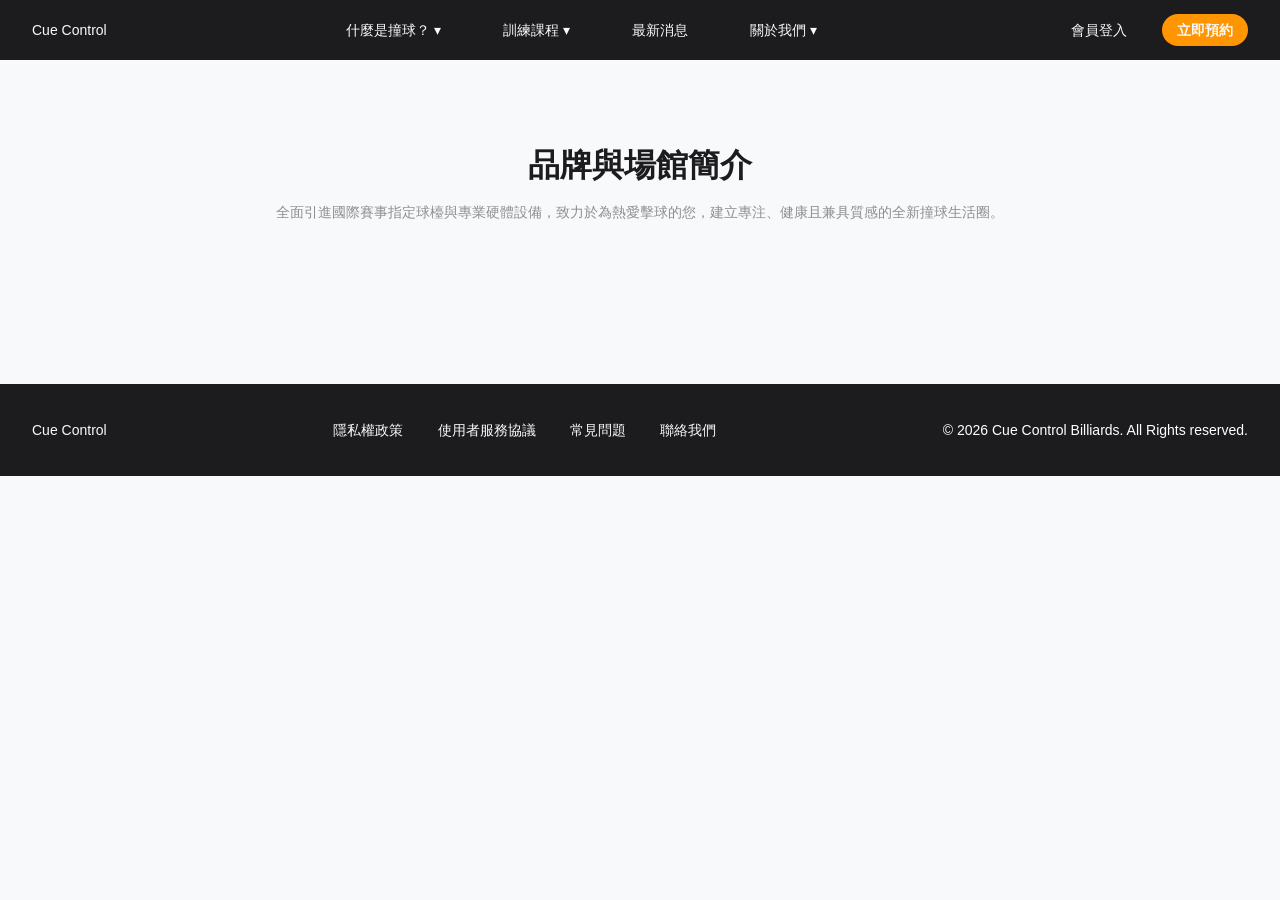
<file: about.html>
<!DOCTYPE html>
<html lang="zh-Hant">

<head>
    <meta charset="UTF-8">
    <meta name="viewport" content="width=device-width, initial-scale=1.0">
    <title>品牌與場館簡介</title>
    <link rel="stylesheet" href="./css/global.css">
</head>

<body>

    <header class="header header-internal">
        <div class="container">
            <div class="left">
                <a href="index.html" class="logo">Cue Control</a>
            </div>
            <div class="center">
                <div class="dropdown">
                    <a href="" class="mid-btn nav-btn">什麼是撞球？ ▾</a>
                    <div class="dropdown-content">
                        <a href="billiards.html">撞球知識指南</a>
                        <a href="">新手教學</a>
                    </div>
                </div>
                <div class="dropdown">
                    <a href="" class="mid-btn nav-btn">訓練課程 ▾</a>
                    <div class="dropdown-content">
                        <a href="">預約課程</a>
                        <a href="">課程方案</a>
                    </div>
                </div>
                <a href="" class="mid-btn nav-btn">最新消息</a>
                <div class="dropdown">
                    <a href="" class="mid-btn nav-btn">關於我們 ▾</a>
                    <div class="dropdown-content">
                        <a href="about.html">品牌與場館</a>
                        <a href="menu.html">球檯價目及菜單</a>
                        <a href="coaches.html">專業師資團隊</a>
                    </div>
                </div>
            </div>
            <div class="right">
                <a href="login.html" class="mid-btn nav-btn">會員登入</a>
                <a href="booking.html" class="cta-btn mid-btn nav-btn">立即預約</a>
            </div>
        </div>
    </header>

    <main>
        <section>
            <div class="container">
                <div class="section-title">
                    <h1 class="text-title-large">品牌與場館簡介</h1>
                    <p class="text-muted eng-title">全面引進國際賽事指定球檯與專業硬體設備，致力於為熱愛擊球的您，建立專注、健康且兼具質感的全新撞球生活圈。</p>
                </div>



            </div>
        </section>
    </main>

    <footer class="footer">
        <div class="container">
            <div class="left">
                <p class="logo">Cue Control</p>
            </div>
            <div class="center">
                <a href="" class="mid-btn footer-btn">隱私權政策</a>
                <a href="" class="mid-btn footer-btn">使用者服務協議</a>
                <a href="" class="mid-btn footer-btn">常見問題</a>
                <a href="" class="mid-btn footer-btn">聯絡我們</a>
            </div>
            <div class="right">
                <p class="copyright">&copy; 2026 Cue Control Billiards. All Rights reserved.</p>
            </div>
        </div>
    </footer>

</body>

</html>
</file>
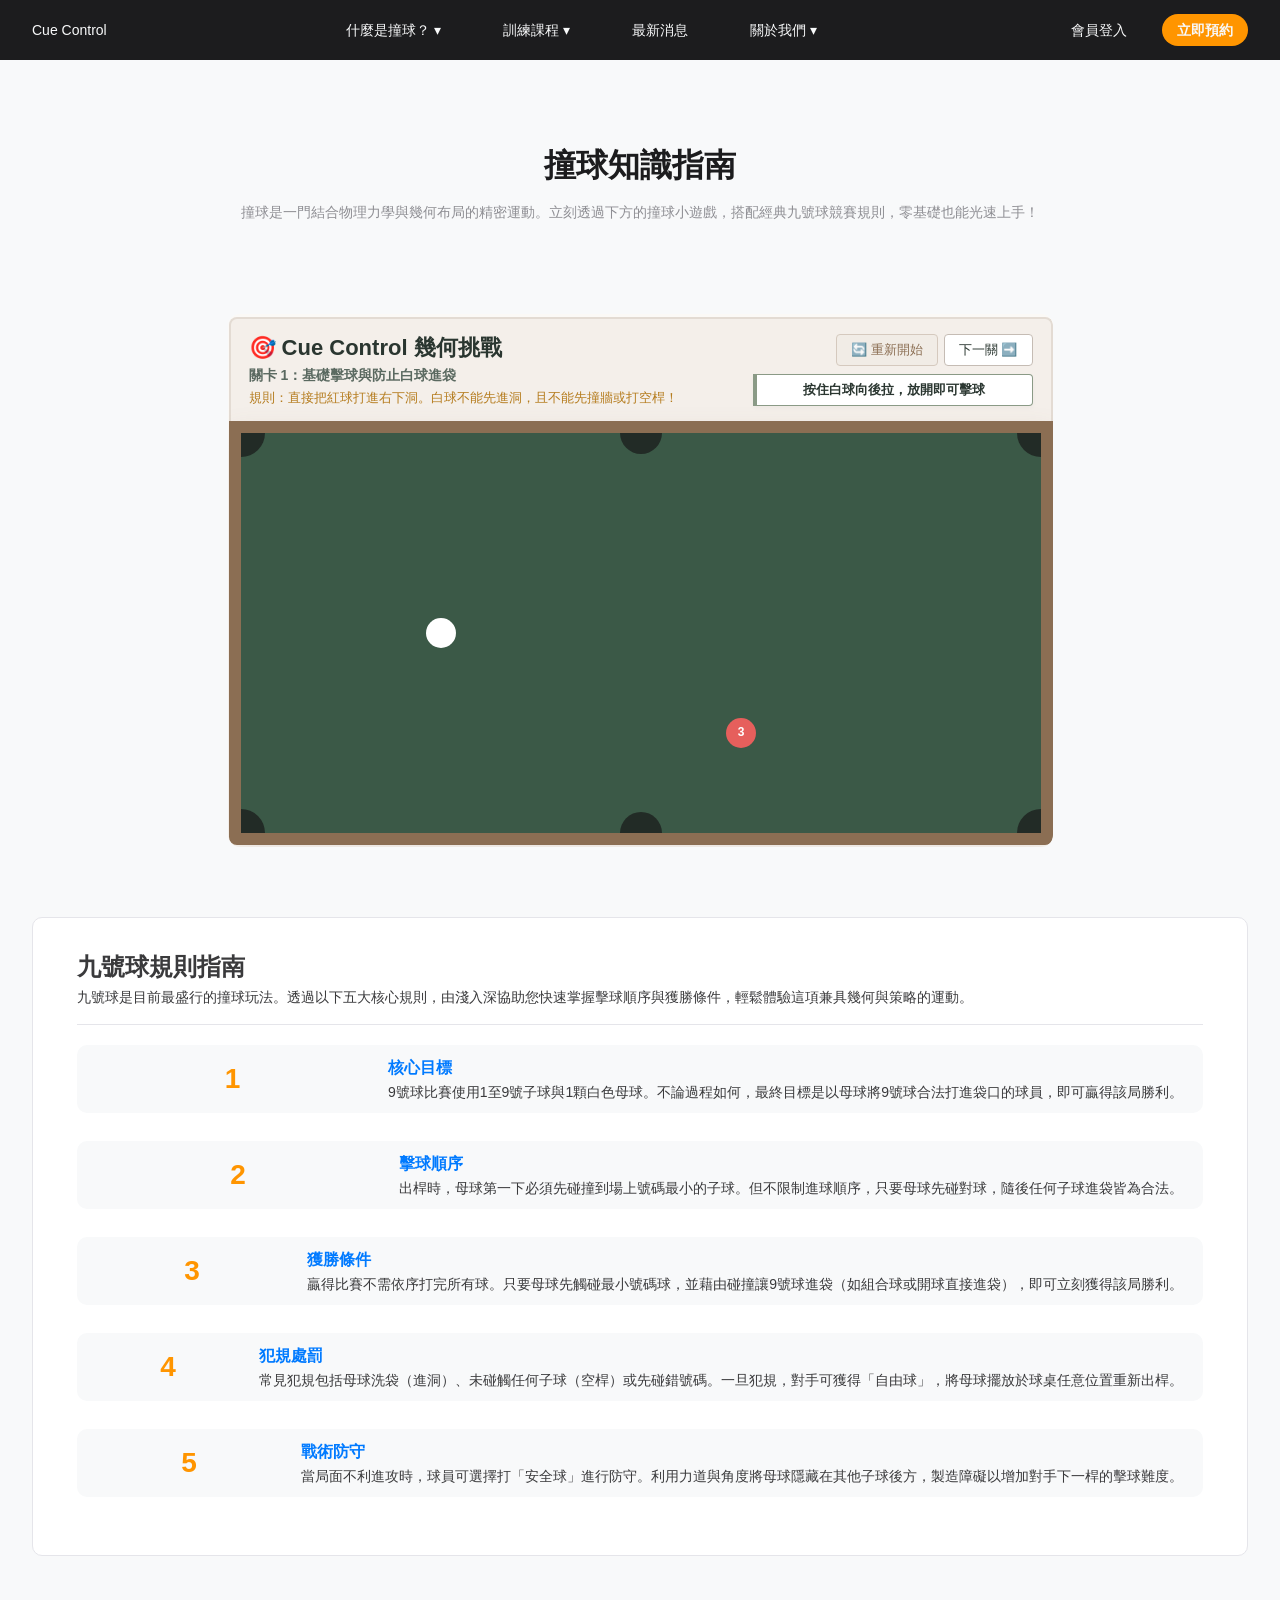
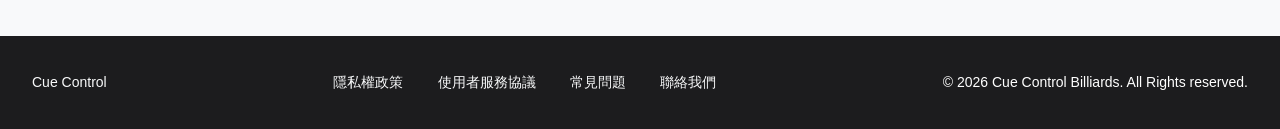
<file: billiards.html>
<!DOCTYPE html>
<html lang="zh-Hant">

<head>
    <meta charset="UTF-8">
    <meta name="viewport" content="width=device-width, initial-scale=1.0">
    <title>撞球知識指南 - Cue Control</title>
    <link rel="stylesheet" href="./css/global.css">
    <link rel="stylesheet" href="./css/billiards.css">
</head>

<body>

    <header class="header header-internal">
        <div class="container">
            <div class="left">
                <a href="index.html" class="logo">Cue Control</a>
            </div>
            <div class="center">
                <div class="dropdown">
                    <a href="" class="mid-btn nav-btn">什麼是撞球？ ▾</a>
                    <div class="dropdown-content">
                        <a href="billiards.html">撞球知識指南</a>
                        <a href="">新手教學</a>
                    </div>
                </div>
                <div class="dropdown">
                    <a href="" class="mid-btn nav-btn">訓練課程 ▾</a>
                    <div class="dropdown-content">
                        <a href="">預約課程</a>
                        <a href="">課程方案</a>
                    </div>
                </div>
                <a href="" class="mid-btn nav-btn">最新消息</a>
                <div class="dropdown">
                    <a href="" class="mid-btn nav-btn">關於我們 ▾</a>
                    <div class="dropdown-content">
                        <a href="about.html">品牌與場館</a>
                        <a href="menu.html">球檯價目及菜單</a>
                        <a href="coaches.html">專業師資團隊</a>
                    </div>
                </div>
            </div>
            <div class="right">
                <a href="login.html" class="mid-btn nav-btn">會員登入</a>
                <a href="booking.html" class="cta-btn mid-btn nav-btn">立即預約</a>
            </div>
        </div>
    </header>

    <main>
        <section class="game-section">
            <div class="container">
                <div class="section-title">
                    <h1 class="sevices-title text-title-large">撞球知識指南</h1>
                    <p class="text-muted eng-title">撞球是一門結合物理力學與幾何布局的精密運動。立刻透過下方的撞球小遊戲，搭配經典九號球競賽規則，零基礎也能光速上手！</p>
                </div>
                <div class="game-wrapper">
                    <iframe src="./snookerGame-test.html" frameborder="0" class="game-iframe "></iframe>
    
                </div>
                <div class="rule-section card">
                    <div class="title-section">
                        <h2 class="head-title">九號球規則指南</h2>
                        <p class="sub-title text-muted">九號球是目前最盛行的撞球玩法。透過以下五大核心規則，由淺入深協助您快速掌握擊球順序與獲勝條件，輕鬆體驗這項兼具幾何與策略的運動。</p>
                    </div>
                    <ol class="rule-list">
                        <li class="rule-item">
                            <p class="rule-num">1</p>
                            <div class="rule-content">
                                <h3 class="rule-title text-body">核心目標</h3>
                                <p class="rule-txt text-muted">9號球比賽使用1至9號子球與1顆白色母球。不論過程如何，最終目標是以母球將9號球合法打進袋口的球員，即可贏得該局勝利。</p>

                            </div>
                        </li>
                        <li class="rule-item">
                            <p class="rule-num">2</p>
                            <div class="rule-content">
                                <h3 class="rule-title text-body">擊球順序</h3>
                                <p class="rule-txt text-muted">出桿時，母球第一下必須先碰撞到場上號碼最小的子球。但不限制進球順序，只要母球先碰對球，隨後任何子球進袋皆為合法。</p>

                            </div>
                        </li>
                        <li class="rule-item">
                            <p class="rule-num">3</p>
                            <div class="rule-content">
                                <h3 class="rule-title text-body">獲勝條件</h3>
                                <p class="rule-txt text-muted">贏得比賽不需依序打完所有球。只要母球先觸碰最小號碼球，並藉由碰撞讓9號球進袋（如組合球或開球直接進袋），即可立刻獲得該局勝利。</p>
                                
                            </div>
                        </li>
                        <li class="rule-item">
                            <p class="rule-num">4</p>
                            <div class="rule-content">
                                <h3 class="rule-title text-body">犯規處罰</h3>
                                <p class="rule-txt text-muted">常見犯規包括母球洗袋（進洞）、未碰觸任何子球（空桿）或先碰錯號碼。一旦犯規，對手可獲得「自由球」，將母球擺放於球桌任意位置重新出桿。</p>
                                
                            </div>
                        </li>
                        <li class="rule-item">
                            <p class="rule-num">5</p>
                            <div class="rule-content">
                                <h3 class="rule-title text-body">戰術防守</h3>
                                <p class="rule-txt text-muted">當局面不利進攻時，球員可選擇打「安全球」進行防守。利用力道與角度將母球隱藏在其他子球後方，製造障礙以增加對手下一桿的擊球難度。</p>
                                
                            </div>
                        </li>
                    </ol>
                    <div class="rules">
                        <div class="rule">
                            
                        </div>
                    </div>
                </div>
            </div>
        </section>
    </main>

    <footer class="footer">
        <div class="container">
            <div class="left">
                <p class="logo">Cue Control</p>
            </div>
            <div class="center">
                <a href="" class="mid-btn footer-btn">隱私權政策</a>
                <a href="" class="mid-btn footer-btn">使用者服務協議</a>
                <a href="" class="mid-btn footer-btn">常見問題</a>
                <a href="" class="mid-btn footer-btn">聯絡我們</a>
            </div>
            <div class="right">
                <p class="copyright">&copy; 2026 Cue Control Billiards. All Rights reserved.</p>
            </div>
        </div>
    </footer>

</body>

</html>
</file>
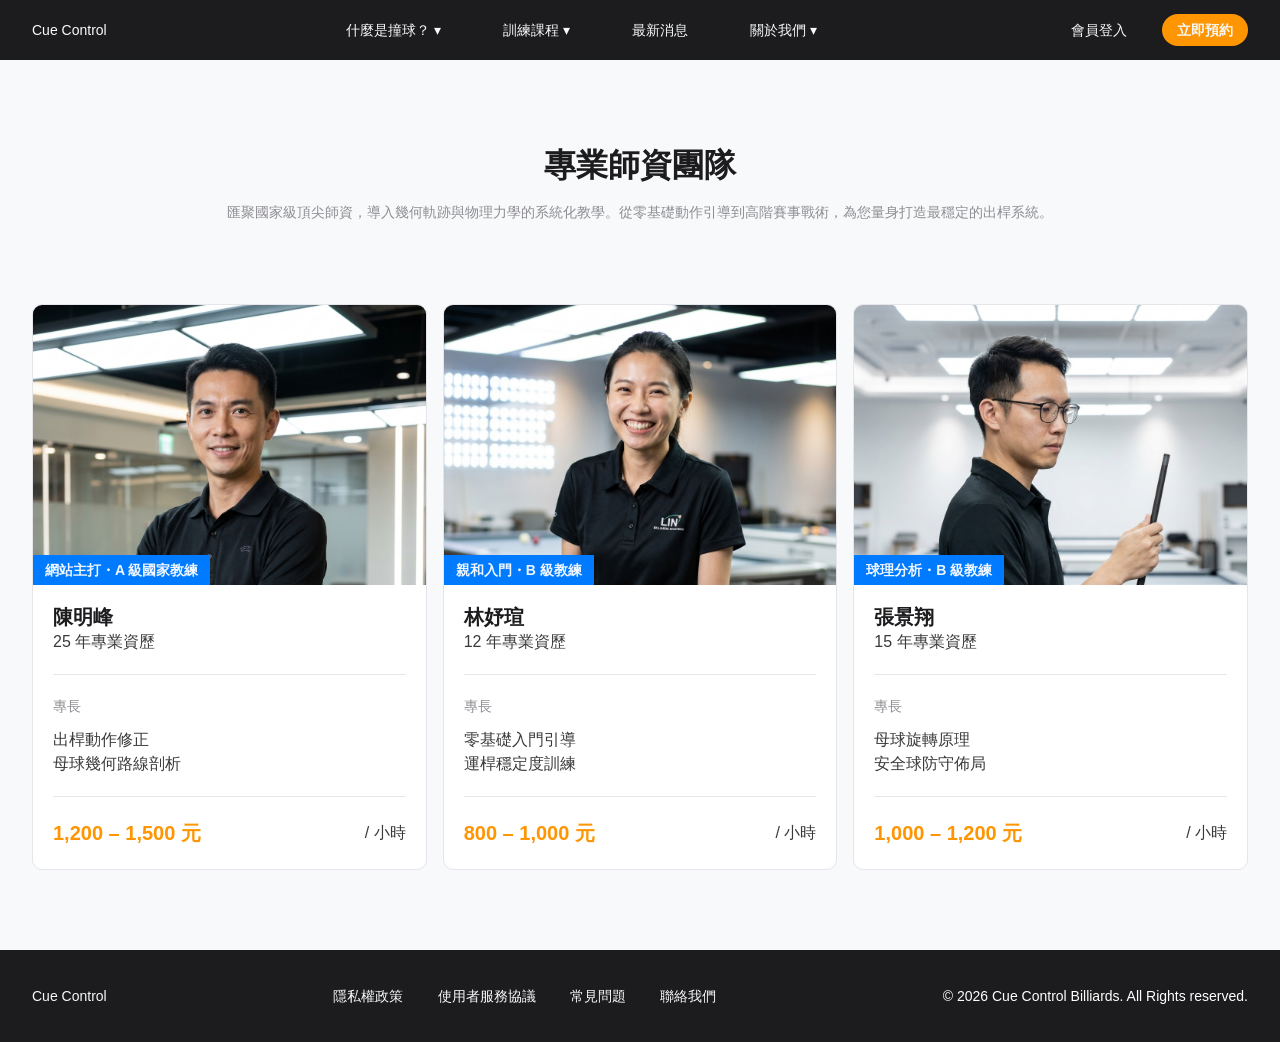
<file: coaches.html>
<!DOCTYPE html>
<html lang="zh-Hant">

<head>
    <meta charset="UTF-8">
    <meta name="viewport" content="width=device-width, initial-scale=1.0">
    <title>專業師資團隊 - Cue Control</title>
    <link rel="stylesheet" href="./css/global.css">
    <link rel="stylesheet" href="./css/coaches.css">
</head>

<body>

    <header class="header header-internal">
        <div class="container">
            <div class="left">
                <a href="index.html" class="logo">Cue Control</a>
            </div>
            <div class="center">
                <div class="dropdown">
                    <a href="" class="mid-btn nav-btn">什麼是撞球？ ▾</a>
                    <div class="dropdown-content">
                        <a href="billiards.html">撞球知識指南</a>
                        <a href="">新手教學</a>
                    </div>
                </div>
                <div class="dropdown">
                    <a href="" class="mid-btn nav-btn">訓練課程 ▾</a>
                    <div class="dropdown-content">
                        <a href="">預約課程</a>
                        <a href="">課程方案</a>
                    </div>
                </div>
                <a href="" class="mid-btn nav-btn">最新消息</a>
                <div class="dropdown">
                    <a href="" class="mid-btn nav-btn">關於我們 ▾</a>
                    <div class="dropdown-content">
                        <a href="about.html">品牌與場館</a>
                        <a href="menu.html">球檯價目及菜單</a>
                        <a href="coaches.html">專業師資團隊</a>
                    </div>
                </div>
            </div>
            <div class="right">
                <a href="login.html" class="mid-btn nav-btn">會員登入</a>
                <a href="booking.html" class="cta-btn mid-btn nav-btn">立即預約</a>
            </div>
        </div>
    </header>

    <main>
        <section>
            <div class="container">
                <div class="section-title">
                    <h1 class="text-title-large">專業師資團隊</h1>
                    <p class="text-muted eng-title">匯聚國家級頂尖師資，導入幾何軌跡與物理力學的系統化教學。從零基礎動作引導到高階賽事戰術，為您量身打造最穩定的出桿系統。</p>
                </div>
                <div class="coach-list">
                    <div class="coach-card">
                        <div class="img-area">
                            <img src="./images/coach-01.png" alt="" class="coach-photo">
                            <p class="label">網站主打・A 級國家教練</p>
                        </div>
                        <div class="card-content">
                            <div class="content-block">
                                <h2 class="name text-title-medium">陳明峰</h2>
                                <p class="year text-body">25 年專業資歷</p>
                            </div>
                            <div class="content-block">
                                <p class="specialties text-muted">專長</p>
                                <p class="talent">出桿動作修正<br>母球幾何路線剖析</p>
                            </div>
                            <div class="content-block">
                                <div class="price"><span class="price-num">1,200 – 1,500 元</span> / 小時</div>
                            </div>
                        </div>
                    </div>
                    <div class="coach-card">
                        <div class="img-area">
                            <img src="./images/coach-02.png" alt="" class="coach-photo">
                            <p class="label">親和入門・B 級教練</p>
                        </div>
                        <div class="card-content">
                            <div class="content-block">
                                <h2 class="name text-title-medium">林妤瑄</h2>
                                <p class="year text-body">12 年專業資歷</p>
                            </div>
                            <div class="content-block">
                                <p class="specialties text-muted">專長</p>
                                <p class="talent">零基礎入門引導<br>運桿穩定度訓練</p>
                            </div>
                            <div class="content-block">
                                <div class="price"><span class="price-num">800 – 1,000 元</span> / 小時</div>
                            </div>
                        </div>
                    </div>
                    <div class="coach-card">
                        <div class="img-area">
                            <img src="./images/coach-03.png" alt="" class="coach-photo">
                            <p class="label">球理分析・B 級教練</p>
                        </div>
                        <div class="card-content">
                            <div class="content-block">
                                <h2 class="name text-title-medium">張景翔</h2>
                                <p class="year text-body">15 年專業資歷</p>
                            </div>
                            <div class="content-block">
                                <p class="specialties text-muted">專長</p>
                                <p class="talent">母球旋轉原理<br>安全球防守佈局</p>
                            </div>
                            <div class="content-block">
                                <div class="price"><span class="price-num">1,000 – 1,200 元</span> / 小時</div>
                            </div>
                        </div>
                    </div>
                    
                </div>


            </div>
        </section>
    </main>

    <footer class="footer">
        <div class="container">
            <div class="left">
                <p class="logo">Cue Control</p>
            </div>
            <div class="center">
                <a href="" class="mid-btn footer-btn">隱私權政策</a>
                <a href="" class="mid-btn footer-btn">使用者服務協議</a>
                <a href="" class="mid-btn footer-btn">常見問題</a>
                <a href="" class="mid-btn footer-btn">聯絡我們</a>
            </div>
            <div class="right">
                <p class="copyright">&copy; 2026 Cue Control Billiards. All Rights reserved.</p>
            </div>
        </div>
    </footer>

</body>

</html>
</file>
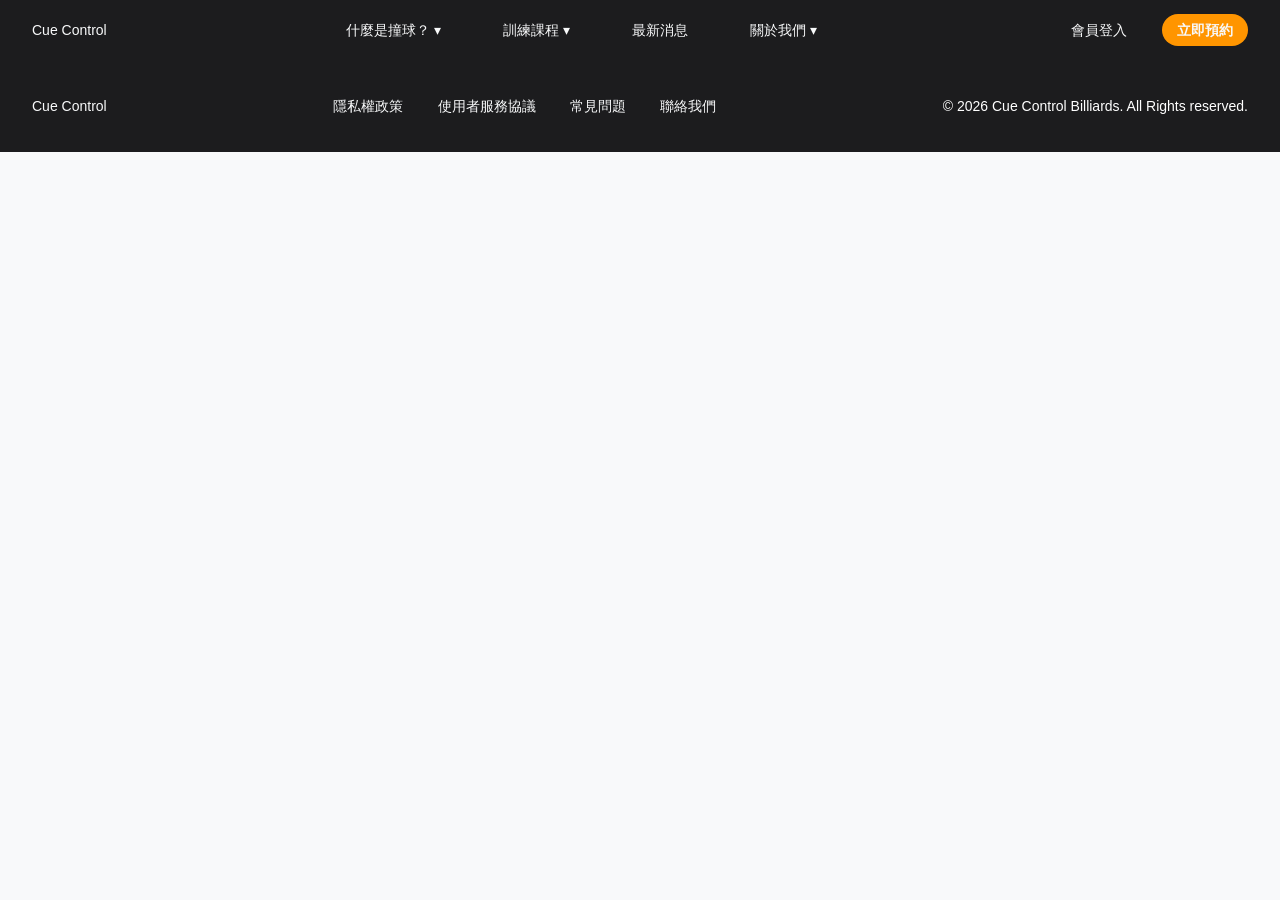
<file: login.html>
<!DOCTYPE html>
<html lang="zh-Hant">

<head>
    <meta charset="UTF-8">
    <meta name="viewport" content="width=device-width, initial-scale=1.0">
    <title>頁面標題（待改）</title>
    <link rel="stylesheet" href="./css/global.css">
</head>

<body>

    <header class="header header-internal">
        <div class="container">
            <div class="left">
                <a href="index.html" class="logo">Cue Control</a>
            </div>
            <div class="center">
                <div class="dropdown">
                    <a href="" class="mid-btn nav-btn">什麼是撞球？ ▾</a>
                    <div class="dropdown-content">
                        <a href="billiards.html">撞球知識指南</a>
                        <a href="">新手教學</a>
                    </div>
                </div>
                <div class="dropdown">
                    <a href="" class="mid-btn nav-btn">訓練課程 ▾</a>
                    <div class="dropdown-content">
                        <a href="">預約課程</a>
                        <a href="">課程方案</a>
                    </div>
                </div>
                <a href="" class="mid-btn nav-btn">最新消息</a>
                <div class="dropdown">
                    <a href="" class="mid-btn nav-btn">關於我們 ▾</a>
                    <div class="dropdown-content">
                        <a href="about.html">品牌與場館</a>
                        <a href="menu.html">球檯價目及菜單</a>
                        <a href="coaches.html">專業師資團隊</a>
                    </div>
                </div>
            </div>
            <div class="right">
                <a href="login.html" class="mid-btn nav-btn">會員登入</a>
                <a href="booking.html" class="cta-btn mid-btn nav-btn">立即預約</a>
            </div>
        </div>
    </header>

    <main>
    </main>

    <footer class="footer">
        <div class="container">
            <div class="left">
                <p class="logo">Cue Control</p>
            </div>
            <div class="center">
                <a href="" class="mid-btn footer-btn">隱私權政策</a>
                <a href="" class="mid-btn footer-btn">使用者服務協議</a>
                <a href="" class="mid-btn footer-btn">常見問題</a>
                <a href="" class="mid-btn footer-btn">聯絡我們</a>
            </div>
            <div class="right">
                <p class="copyright">&copy; 2026 Cue Control Billiards. All Rights reserved.</p>
            </div>
        </div>
    </footer>

</body>

</html>
</file>
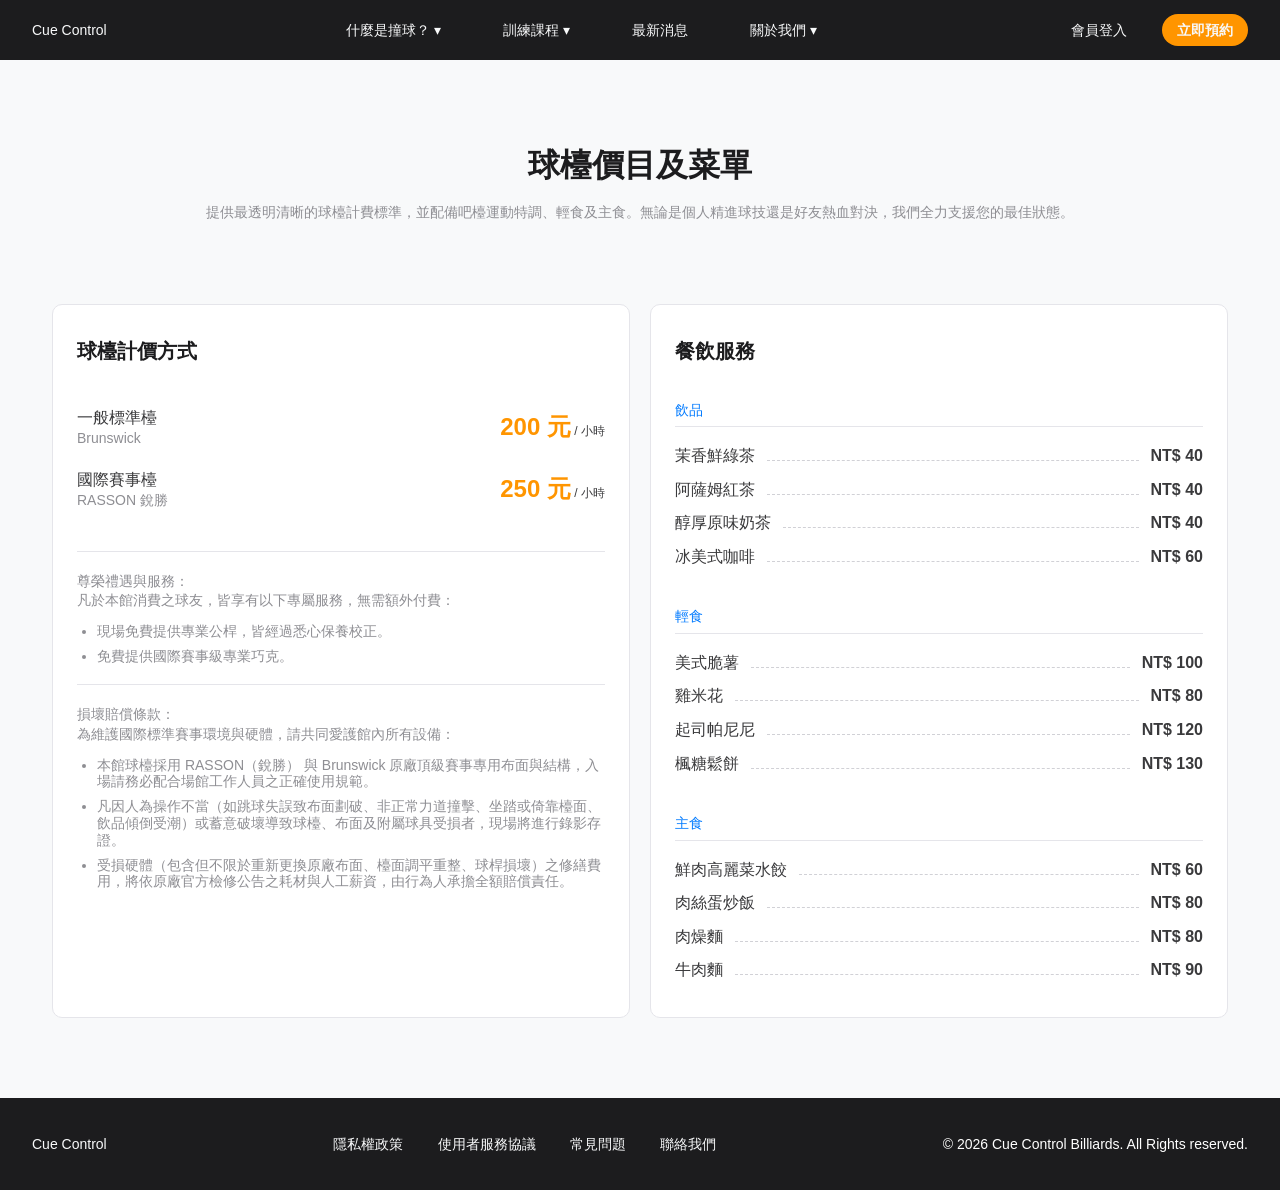
<file: menu.html>
<!DOCTYPE html>
<html lang="zh-Hant">

<head>
    <meta charset="UTF-8">
    <meta name="viewport" content="width=device-width, initial-scale=1.0">
    <title>球檯價目及菜單 - Cue Control</title>
    <link rel="stylesheet" href="./css/global.css">
    <link rel="stylesheet" href="./css/menu.css">
</head>

<body>

    <header class="header header-internal">
        <div class="container">
            <div class="left">
                <a href="index.html" class="logo">Cue Control</a>
            </div>
            <div class="center">
                <div class="dropdown">
                    <a href="" class="mid-btn nav-btn">什麼是撞球？ ▾</a>
                    <div class="dropdown-content">
                        <a href="billiards.html">撞球知識指南</a>
                        <a href="">新手教學</a>
                    </div>
                </div>
                <div class="dropdown">
                    <a href="" class="mid-btn nav-btn">訓練課程 ▾</a>
                    <div class="dropdown-content">
                        <a href="">預約課程</a>
                        <a href="">課程方案</a>
                    </div>
                </div>
                <a href="" class="mid-btn nav-btn">最新消息</a>
                <div class="dropdown">
                    <a href="" class="mid-btn nav-btn">關於我們 ▾</a>
                    <div class="dropdown-content">
                        <a href="about.html">品牌與場館</a>
                        <a href="menu.html">球檯價目及菜單</a>
                        <a href="coaches.html">專業師資團隊</a>
                    </div>
                </div>
            </div>
            <div class="right">
                <a href="login.html" class="mid-btn nav-btn">會員登入</a>
                <a href="booking.html" class="cta-btn mid-btn nav-btn">立即預約</a>
            </div>
        </div>
    </header>

    <main>
        <section class="menu-section">
            <div class="container">
                <div class="section-title">
                    <h1 class="sevices-title text-title-large">球檯價目及菜單</h1>
                    <p class="text-muted eng-title">提供最透明清晰的球檯計費標準，並配備吧檯運動特調、輕食及主食。無論是個人精進球技還是好友熱血對決，我們全力支援您的最佳狀態。</p>
                </div>
                <div class="row">
                    <div class="col-left card">
                        <h2 class="text-title-medium">球檯計價方式</h2>
                        <div class="table-pricelist">
                            <div class="table-row">
                                <div class="table">
                                    <p class="table-name text-body">一般標準檯</p>
                                    <p class="table-brand text-muted">Brunswick</p>
                                </div>
                                <div class="table-cost"><span class="price-number">200 元</span> / 小時</div>
                            </div>
                            <div class="table-row">
                                <div class="table">
                                    <p class="table-name text-body">國際賽事檯</p>
                                    <p class="table-brand text-muted">RASSON 銳勝</p>
                                </div>
                                <div class="table-cost"><span class="price-number">250 元</span> / 小時</div>
                            </div>

                        </div>
                        <div class="notice">
                            <div class="notice-block text-muted">
                                <div class="service-title">
                                    <p class="">尊榮禮遇與服務：</p>
                                    <p class="">凡於本館消費之球友，皆享有以下專屬服務，無需額外付費：</p>
                                </div>
                                <ul>
                                    <li>現場免費提供專業公桿，皆經過悉心保養校正。</li>
                                    <li>免費提供國際賽事級專業巧克。</li>
                                </ul>
                            </div>
                            <div class="notice-block text-muted">
                                <div class="service-title">
                                    <p class="">損壞賠償條款：</p>
                                    <p class="text-muted">為維護國際標準賽事環境與硬體，請共同愛護館內所有設備：</p>
                                </div>
                                <ul>
                                    <li>
                                        本館球檯採用 RASSON（銳勝） 與 Brunswick 原廠頂級賽事專用布面與結構，入場請務必配合場館工作人員之正確使用規範。
                                    </li>
                                    <li>
                                        凡因人為操作不當（如跳球失誤致布面劃破、非正常力道撞擊、坐踏或倚靠檯面、飲品傾倒受潮）或蓄意破壞導致球檯、布面及附屬球具受損者，現場將進行錄影存證。
                                    </li>
                                    <li>
                                        受損硬體（包含但不限於重新更換原廠布面、檯面調平重整、球桿損壞）之修繕費用，將依原廠官方檢修公告之耗材與人工薪資，由行為人承擔全額賠償責任。</li>
                                </ul>
                            </div>
                            

                        </div>
                    </div>
                    <div class="col-right card">
                        <h2 class="text-title-medium">餐飲服務</h2>
                        <div class="menu">
                            <div class="topic">
                                <p class="menu-title text-muted">飲品
                                </p>
                                <div class="item ">
                                    <div class="food">
                                        茉香鮮綠茶
                                    </div>
                                    <div class="food-price">NT$ 40</div>
                                </div>
                                <div class="item">
                                    <div class="food">
                                        阿薩姆紅茶
                                    </div>
                                    <div class="food-price">NT$ 40</div>
                                </div>
                                <div class="item">
                                    <div class="food">
                                        醇厚原味奶茶
                                    </div>
                                    <div class="food-price">NT$ 40</div>
                                </div>
                                <div class="item">
                                    <div class="food">
                                        冰美式咖啡
                                    </div>
                                    <div class="food-price">NT$ 60</div>
                                </div>
                            </div>
                            <div class="topic">
                                <p class="menu-title text-muted">
                                    輕食
                                </p>
                                <div class="item">
                                    <div class="food">
                                        美式脆薯
                                    </div>
                                    <div class="food-price">NT$ 100</div>
                                </div>
                                <div class="item">
                                    <div class="food">
                                        雞米花
                                    </div>
                                    <div class="food-price">NT$ 80</div>
                                </div>
                                <div class="item">
                                    <div class="food">
                                        起司帕尼尼
                                    </div>
                                    <div class="food-price">NT$ 120</div>
                                </div>
                                <div class="item">
                                    <div class="food">
                                        楓糖鬆餅
                                    </div>
                                    <div class="food-price">NT$ 130</div>
                                </div>
                                
                            </div>
                            <div class="topic">
                                <p class="menu-title text-muted">
                                    主食
                                </p>
                                <div class="item">
                                    <div class="food">
                                        鮮肉高麗菜水餃
                                    </div>
                                    <div class="food-price">NT$ 60</div>
                                </div>
                                <div class="item">
                                    <div class="food">
                                        肉絲蛋炒飯
                                    </div>
                                    <div class="food-price">NT$ 80</div>
                                </div>
                                <div class="item">
                                    <div class="food">
                                        肉燥麵
                                    </div>
                                    <div class="food-price">NT$ 80</div>
                                </div>
                                <div class="item">
                                    <div class="food">
                                        牛肉麵
                                    </div>
                                    <div class="food-price">NT$ 90</div>
                                </div>
                            </div>
                        </div>
                    </div>
                </div>
            </div>
        </section>
    </main>

    <footer class="footer">
        <div class="container">
            <div class="left">
                <p class="logo">Cue Control</p>
            </div>
            <div class="center">
                <a href="" class="mid-btn footer-btn">隱私權政策</a>
                <a href="" class="mid-btn footer-btn">使用者服務協議</a>
                <a href="" class="mid-btn footer-btn">常見問題</a>
                <a href="" class="mid-btn footer-btn">聯絡我們</a>
            </div>
            <div class="right">
                <p class="copyright">&copy; 2026 Cue Control Billiards. All Rights reserved.</p>
            </div>
        </div>
    </footer>

</body>

</html>
</file>
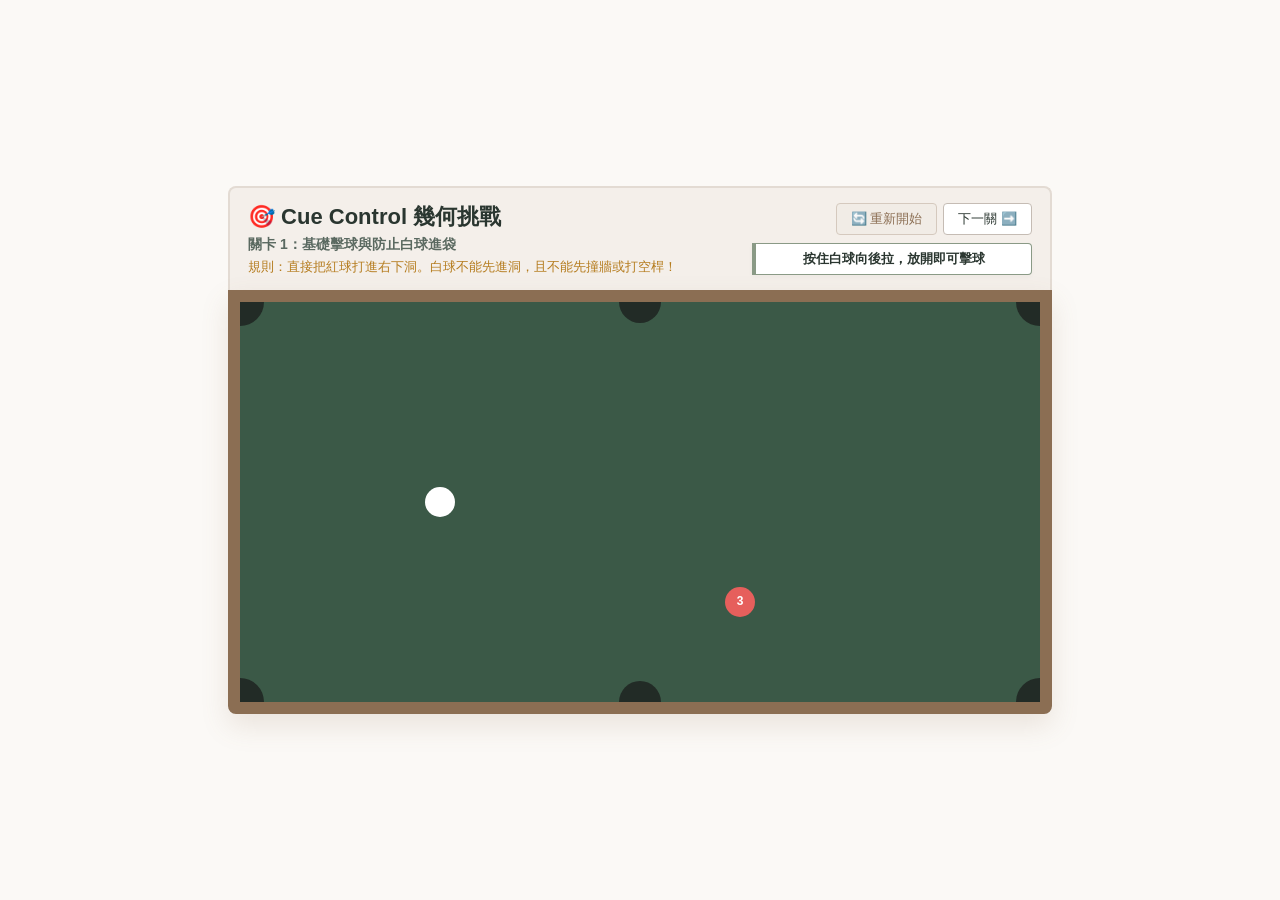
<file: snookerGame-test.html>
<!DOCTYPE html>
<html lang="zh-TW">

<head>
    <meta charset="UTF-8">
    <meta name="viewport" content="width=device-width, initial-scale=1.0">
    <title>Cue Control — 幾何學大師考驗 (Light Version)</title>
    <style>
        body {
            background-color: #FBF9F6;
            /* 燕麥暖白基底 */
            color: #2A3630;
            /* 煙燻深綠主要文字 */
            font-family: -apple-system, BlinkMacSystemFont, "Segoe UI", Roboto, "Noto Sans TC", sans-serif;
            display: flex;
            align-items: center;
            justify-content: center;
            min-height: 100vh;
            margin: 0;
            user-select: none;
            overflow: hidden;
        }

        #game-layout {
            display: flex;
            flex-direction: column;
            width: 824px;
        }

        #dashboard {
            background-color: #F4EFEA;
            /* 淺橡木色偏乳白 */
            border: 2px solid #E3DBD3;
            border-bottom: none;
            border-radius: 8px 8px 0 0;
            padding: 14px 18px;
            display: flex;
            justify-content: space-between;
            align-items: center;
        }

        .panel-left {
            text-align: left;
            max-width: 480px;
        }

        .panel-right {
            text-align: right;
            display: flex;
            flex-direction: column;
            align-items: flex-end;
            gap: 8px;
        }

        h1 {
            color: #2A3630;
            font-size: 22px;
            font-weight: 700;
            margin: 0 0 4px 0;
        }

        #level-title {
            font-size: 14px;
            font-weight: bold;
            color: #5A6960;
        }

        #rule-text {
            font-size: 13px;
            color: #B57C1E;
            /* 質感琥珀金 */
            margin: 4px 0 0 0;
            font-weight: 500;
        }

        #nav-container {
            display: flex;
            gap: 6px;
        }

        .nav-btn {
            background-color: #FFFFFF;
            color: #2A3630;
            border: 1px solid #C5BCB4;
            padding: 6px 14px;
            font-size: 13px;
            border-radius: 4px;
            cursor: pointer;
            transition: all 0.25s ease;
            font-weight: 500;
        }

        .nav-btn:hover {
            background-color: #8A9A86;
            /* 侘寂苔綠 */
            color: #FFFFFF;
            border-color: #8A9A86;
        }

        #restartBtn {
            background-color: #F1ECE6;
            border-color: #D5C9BE;
            color: #8B6E53;
        }

        #restartBtn:hover {
            background-color: #8B6E53;
            color: #FFFFFF;
            border-color: #8B6E53;
        }

        #msg-box {
            background-color: #FFFFFF;
            border-left: 4px solid #8A9A86;
            border-top: 1px solid #EBE6E0;
            border-right: 1px solid #EBE6E0;
            border-bottom: 1px solid #EBE6E0;
            color: #2A3630;
            padding: 6px 14px;
            font-size: 13px;
            font-weight: bold;
            min-width: 280px;
            text-align: center;
            border-radius: 0 4px 4px 0;
            box-sizing: border-box;
            box-shadow: 0 2px 5px rgba(0, 0, 0, 0.03);
        }

        canvas {
            background-color: #3B5947;
            /* 高級莫斯綠呢布 */
            border: 12px solid #8B6E53;
            /* 淺橡木色原木邊框 */
            border-radius: 0 0 8px 8px;
            box-shadow: 0 12px 28px rgba(139, 110, 83, 0.15);
            cursor: crosshair;
        }
    </style>
</head>

<body>

    <div id="game-layout">
        <div id="dashboard">
            <div class="panel-left">
                <h1>🎯 Cue Control 幾何挑戰</h1>
                <div id="level-title">載入中...</div>
                <div id="rule-text">載入中...</div>
            </div>
            <div class="panel-right">
                <div id="nav-container">
                    <button class="nav-btn" id="prevBtn">⬅️ 上一關</button>
                    <button class="nav-btn" id="restartBtn">🔄 重新開始</button>
                    <button class="nav-btn" id="nextBtn">下一關 ➡️</button>
                </div>
                <div id="msg-box">系統準備就緒</div>
            </div>
        </div>

        <canvas id="poolCanvas" width="800" height="400"></canvas>
    </div>

    <script>
        const canvas = document.getElementById('poolCanvas');
        const ctx = canvas.getContext('2d');
        const msgBox = document.getElementById('msg-box');
        const levelTitle = document.getElementById('level-title');
        const ruleText = document.getElementById('rule-text');
        const prevBtn = document.getElementById('prevBtn');
        const restartBtn = document.getElementById('restartBtn');
        const nextBtn = document.getElementById('nextBtn');

        let currentLevel = 1;
        let isDragging = false;
        let isTransitioning = false;
        let firstCollisionWith = null;
        let bounceCount = 0;

        // 【新功能狀態鎖】
        let isShotActive = false;          // 記錄白球是否處於發射移動狀態
        let hasTouchedBallThisTurn = false; // 記錄白球此桿是否有撞到任何目標球
        let hitWallBeforeBall = false;     // 記錄白球是否「在撞到球之前就先碰到牆壁」

        const friction = 0.985;
        const maxPowerDist = 110;

        const pockets = [
            { x: 0, y: 0, r: 24 }, { x: 400, y: 0, r: 21 }, { x: 800, y: 0, r: 24 },
            { x: 0, y: 400, r: 24 }, { x: 400, y: 400, r: 21 }, { x: 800, y: 400, r: 24 }
        ];

        class Ball {
            constructor(x, y, r, color, label, id) {
                this.x = x; this.y = y; this.r = r;
                this.color = color; this.label = label; this.id = id;
                this.vx = 0; this.vy = 0;
                this.isPocketed = false;
            }
            draw() {
                if (this.isPocketed) return;
                ctx.beginPath();
                ctx.arc(this.x, this.y, this.r, 0, Math.PI * 2);
                ctx.fillStyle = this.color;
                ctx.fill();
                ctx.closePath();

                if (this.label) {
                    ctx.fillStyle = this.color === '#FFFFFF' || this.color === '#FFD166' ? '#2A3630' : '#FFFFFF';
                    ctx.font = 'bold 12px sans-serif';
                    ctx.textAlign = 'center';
                    ctx.textBaseline = 'middle';
                    ctx.fillText(this.label, this.x, this.y);
                }
            }
            update() {
                if (this.isPocketed) return;
                this.vx *= friction;
                this.vy *= friction;
                if (Math.abs(this.vx) < 0.05) this.vx = 0;
                if (Math.abs(this.vy) < 0.05) this.vy = 0;
                this.x += this.vx;
                this.y += this.vy;

                let hitWall = false;
                if (this.x < this.r) { this.x = this.r; this.vx *= -1; hitWall = true; }
                if (this.x > canvas.width - this.r) { this.x = canvas.width - this.r; this.vx *= -1; hitWall = true; }
                if (this.y < this.r) { this.y = this.r; this.vy *= -1; hitWall = true; }
                if (this.y > canvas.height - this.r) { this.y = canvas.height - this.r; this.vy *= -1; hitWall = true; }

                if (this.id === 'cue' && hitWall && (Math.abs(this.vx) > 0.1 || Math.abs(this.vy) > 0.1)) {
                    bounceCount++;
                    // 【核心修正】：如果白球撞牆時，還沒碰過任何目標球，標記為「先撞星犯規」
                    if (!hasTouchedBallThisTurn) {
                        hitWallBeforeBall = true;
                    }
                }

                pockets.forEach(p => {
                    let dist = Math.hypot(this.x - p.x, this.y - p.y);
                    if (dist < p.r) {
                        this.isPocketed = true;
                        this.vx = 0; this.vy = 0;
                    }
                });
            }
        }

        let balls = [];
        let cueBall = null;

        function initLevel(level) {
            currentLevel = level;
            isDragging = false;
            isTransitioning = false;
            isShotActive = false;
            hasTouchedBallThisTurn = false;
            hitWallBeforeBall = false;
            firstCollisionWith = null;
            bounceCount = 0;
            msgBox.style.borderColor = '#8A9A86';
            msgBox.style.color = '#2A3630';
            msgBox.innerText = "按住白球向後拉，放開即可擊球";

            prevBtn.style.visibility = (level === 1) ? 'hidden' : 'visible';
            nextBtn.style.visibility = (level === 3) ? 'hidden' : 'visible';

            if (level === 1) {
                levelTitle.innerText = "關卡 1：基礎擊球與防止白球進袋";
                ruleText.innerText = "規則：直接把紅球打進右下洞。白球不能先進洞，且不能先撞牆或打空桿！";
                cueBall = new Ball(200, 200, 15, '#FFFFFF', '', 'cue');
                balls = [cueBall, new Ball(500, 300, 15, '#E65F5C', '3', 'red')];
            } else if (level === 2) {
                levelTitle.innerText = "關卡 2：進階規則 — 必須依數字順序進球";
                ruleText.innerText = "規則：第一下必須先撞到 1 號黃球。1 號還在場上時，不能先碰到或先打進 8 號！";
                cueBall = new Ball(200, 200, 15, '#FFFFFF', '', 'cue');
                balls = [
                    cueBall,
                    new Ball(450, 150, 15, '#FFD166', '1', 'target'),
                    new Ball(550, 250, 15, '#2D3142', '8', 'obstacle')
                ];
            } else if (level === 3) {
                levelTitle.innerText = "關卡 3：終極考驗 — 幾何學兩顆星反彈擊球";
                ruleText.innerText = "規則：利用牆壁反彈「2次以上」繞過紅球打進藍色 9 號球！（此關豁免先碰球限制）";

                cueBall = new Ball(150, 200, 15, '#FFFFFF', '', 'cue');
                balls = [
                    cueBall,
                    new Ball(400, 200, 45, '#E65F5C', '⚠️ 障礙', 'obstacle'),
                    new Ball(700, 200, 15, '#247BA0', '9', 'target')
                ];
            }
        }

        function handleCollision(b1, b2) {
            if (b1.isPocketed || b2.isPocketed) return;
            let dx = b2.x - b1.x;
            let dy = b2.y - b1.y;
            let dist = Math.hypot(dx, dy);

            if (dist < b1.r + b2.r) {
                // 【核心修正】：只要白球參與了碰撞，標記本桿已成功碰球
                if (b1.id === 'cue' || b2.id === 'cue') {
                    hasTouchedBallThisTurn = true;
                }

                if (b1.id === 'cue' && !firstCollisionWith) firstCollisionWith = b2.id;
                if (b2.id === 'cue' && !firstCollisionWith) firstCollisionWith = b1.id;

                let overlap = (b1.r + b2.r) - dist;
                let nx = dx / dist; let ny = dy / dist;
                b1.x -= nx * overlap / 2; b1.y -= ny * overlap / 2;
                b2.x += nx * overlap / 2; b2.y += ny * overlap / 2;

                let kx = b1.vx - b2.vx; let ky = b1.vy - b2.vy;
                let p = 2 * (nx * kx + ny * ky) / 2;
                b1.vx -= p * nx; b1.vy -= p * ny;
                b2.vx += p * nx; b2.vy += p * ny;
            }
        }

        let mouse = { x: 0, y: 0 };

        canvas.addEventListener('mousedown', (e) => {
            if (cueBall.vx !== 0 || cueBall.vy !== 0 || cueBall.isPocketed || isTransitioning) return;
            let rect = canvas.getBoundingClientRect();
            let mx = e.clientX - rect.left;
            let my = e.clientY - rect.top;

            if (Math.hypot(mx - cueBall.x, my - cueBall.y) < cueBall.r + 15) {
                isDragging = true;
            }
        });

        window.addEventListener('mousemove', (e) => {
            let rect = canvas.getBoundingClientRect();
            mouse.x = e.clientX - rect.left;
            mouse.y = e.clientY - rect.top;
        });

        window.addEventListener('mouseup', () => {
            if (isDragging) {
                let dx = cueBall.x - mouse.x;
                let dy = cueBall.y - mouse.y;
                let dist = Math.hypot(dx, dy);

                if (dist > maxPowerDist) {
                    dx = (dx / dist) * maxPowerDist;
                    dy = (dy / dist) * maxPowerDist;
                }

                firstCollisionWith = null;
                bounceCount = 0;
                hasTouchedBallThisTurn = false;
                hitWallBeforeBall = false;
                isShotActive = true; // 標記白球擊出

                cueBall.vx = dx * 0.12;
                cueBall.vy = dy * 0.12;
                isDragging = false;
            }
        });

        prevBtn.addEventListener('click', () => { if (currentLevel > 1) initLevel(currentLevel - 1); });
        restartBtn.addEventListener('click', () => { initLevel(currentLevel); });
        nextBtn.addEventListener('click', () => { if (currentLevel < 3) initLevel(currentLevel + 1); });

        function checkGameRules() {
            if (isTransitioning) return;

            let allStopped = balls.every(b => b.vx === 0 && b.vy === 0);
            if (!allStopped) return;

            // 如果球都停下來了，且剛剛有發射擊球，開始驗證這桿的合法性
            if (isShotActive) {
                isShotActive = false; // 重置發射狀態

                // 💡 關卡 1 & 2 必須嚴格遵循「不能先碰星」與「不能空桿」
                if (currentLevel === 1 || currentLevel === 2) {
                    if (hitWallBeforeBall) {
                        isTransitioning = true;
                        msgBox.style.borderColor = '#E65F5C';
                        msgBox.style.color = '#E65F5C';
                        msgBox.innerText = "❌ 犯規！出桿後白球不能先撞到顆星（牆壁）！";
                        setTimeout(() => initLevel(currentLevel), 2500);
                        return;
                    }
                    if (!hasTouchedBallThisTurn) {
                        isTransitioning = true;
                        msgBox.style.borderColor = '#E65F5C';
                        msgBox.style.color = '#E65F5C';
                        msgBox.innerText = "❌ 犯規！空桿（什麼球都沒碰到）！";
                        setTimeout(() => initLevel(currentLevel), 2500);
                        return;
                    }
                }
            }

            if (cueBall.isPocketed) {
                isTransitioning = true;
                msgBox.style.borderColor = '#E65F5C';
                msgBox.style.color = '#E65F5C';
                msgBox.innerText = "❌ 犯規！白球掉進洞了！";
                setTimeout(() => initLevel(currentLevel), 2000);
                return;
            }

            if (currentLevel === 1) {
                if (balls.find(b => b.id === 'red').isPocketed) {
                    isTransitioning = true;
                    msgBox.style.borderColor = '#8A9A86';
                    msgBox.style.color = '#8A9A86';
                    msgBox.innerText = "🎉 太棒了！2 秒後進入下一關。";
                    setTimeout(() => initLevel(2), 2000);
                }
            } else if (currentLevel === 2) {
                let oneBall = balls.find(b => b.id === 'target');
                let obstacleBall = balls.find(b => b.id === 'obstacle');

                if (!oneBall.isPocketed) {
                    if (firstCollisionWith === 'obstacle') {
                        isTransitioning = true;
                        msgBox.style.borderColor = '#E65F5C';
                        msgBox.style.color = '#E65F5C';
                        msgBox.innerText = "❌ 犯規！1 號球還在，不能先碰 8 號！";
                        setTimeout(() => initLevel(2), 2000);
                    } else if (obstacleBall.isPocketed) {
                        isTransitioning = true;
                        msgBox.style.borderColor = '#E65F5C';
                        msgBox.style.color = '#E65F5C';
                        msgBox.innerText = "❌ 犯規！順序錯誤，不能先打進 8 號！";
                        setTimeout(() => initLevel(2), 2000);
                    } else {
                        msgBox.style.borderColor = '#ffcc00';
                        msgBox.style.color = '#B57C1E';
                        msgBox.innerText = "⚡️ 1 號球還在場上，請繼續瞄準 1 號！";
                    }
                } else {
                    if (!obstacleBall.isPocketed) {
                        msgBox.style.borderColor = '#8A9A86';
                        msgBox.style.color = '#8A9A86';
                        msgBox.innerText = "🎯 漂亮！1 號已清除，接下來請打進 8 號球！";
                    } else {
                        isTransitioning = true;
                        msgBox.style.borderColor = '#8A9A86';
                        msgBox.style.color = '#8A9A86';
                        msgBox.innerText = "🎉 挑戰成功！2 秒後解鎖極致第三關！";
                        setTimeout(() => initLevel(3), 2000);
                    }
                }
            } else if (currentLevel === 3) {
                let nineBall = balls.find(b => b.id === 'target');

                if (firstCollisionWith === 'obstacle') {
                    isTransitioning = true;
                    msgBox.style.borderColor = '#E65F5C';
                    msgBox.style.color = '#E65F5C';
                    msgBox.innerText = "❌ 碰到了紅色障礙球，犯規重來！";
                    setTimeout(() => initLevel(3), 2000);
                } else if (nineBall.isPocketed) {
                    if (bounceCount >= 2) {
                        isTransitioning = true;
                        msgBox.style.borderColor = '#8A9A86';
                        msgBox.style.color = '#8A9A86';
                        msgBox.innerText = `🏆 神乎其技！反彈 ${bounceCount} 次擊落！幾何學大師！`;
                    } else {
                        isTransitioning = true;
                        msgBox.style.borderColor = '#B57C1E';
                        msgBox.style.color = '#B57C1E';
                        msgBox.innerText = `⚠️ 球進了，但只反彈了 ${bounceCount} 次！未達 2 次標準。`;
                        setTimeout(() => initLevel(3), 2500);
                    }
                }
            }
        }

        function gameLoop() {
            ctx.clearRect(0, 0, canvas.width, canvas.height);

            pockets.forEach(p => {
                ctx.beginPath();
                ctx.arc(p.x, p.y, p.r, 0, Math.PI * 2);
                ctx.fillStyle = '#222B26';
                ctx.fill();
                ctx.closePath();
            });

            balls.forEach(b => b.update());

            for (let i = 0; i < balls.length; i++) {
                for (let j = i + 1; j < balls.length; j++) {
                    handleCollision(balls[i], balls[j]);
                }
            }

            balls.forEach(b => b.draw());

            if (isDragging) {
                ctx.beginPath();
                ctx.moveTo(cueBall.x, cueBall.y);

                let dx = cueBall.x - mouse.x;
                let dy = cueBall.y - mouse.y;
                let dist = Math.hypot(dx, dy);

                if (dist > maxPowerDist) {
                    dx = (dx / dist) * maxPowerDist;
                    dy = (dy / dist) * maxPowerDist;
                }

                let targetX = cueBall.x + dx;
                let targetY = cueBall.y + dy;

                ctx.lineTo(targetX, targetY);
                ctx.strokeStyle = 'rgba(42, 54, 48, 0.4)';
                ctx.lineWidth = 2.5;
                ctx.setLineDash([6, 4]);
                ctx.stroke();
                ctx.setLineDash([]);
                ctx.closePath();
            }

            checkGameRules();
            requestAnimationFrame(gameLoop);
        }

        initLevel(1);
        gameLoop();
    </script>

</body>

</html>
</file>
<file: css/global.css>
:root {
    /* 1. 品牌與主動狀態 (Brand & Active States) */
    --action-primary: #FF9500;
    --ui-active: #007AFF;

    /* 2. 背景與表面 (Background Surfaces) */
    --bg-global: #F8F9FA;
    --bg-container: #FFFFFF;
    --bg-bluecontainer: #EFF6FF;

    /* 3. 文字階層 (Typography Hierarchy) */
    --text-main: #1C1C1E;
    --text-body: #3A3A3C;
    --text-muted: #8E8E93;

    /* 4. 邊框與非作用狀態 (Borders & Inactive States) */
    --border-standard: #E5E5EA;
    --border-inactive: #D1D1D6;
}
/* 全域屬性 */
* {
    padding: 0;
    margin: 0;
    box-sizing: border-box;
    list-style: none;
    font-family: inherit;
    color: var(--text-body);
}
html {
    font-size: 62.5%;
}
body {
    background-color: var(--bg-global);
    font-family: -apple-system, BlinkMacSystemFont, "Segoe UI", Roboto, "Helvetica Neue", Arial, sans-serif; /* 高階無襯線字體重設 */
    font-size: 1.6rem; /* 🟢 全站預設內文字級變為 16px */
    line-height: 1.6;  /* 設定舒適的行高，文字才不會擠在一起 */
}
img {
    display: inline-block;
}
a {
    display: inline-block;
    text-decoration: none;
}
button {
    border: none;
    outline: none;
    background: none;
    cursor: pointer;
}
input[type='radio'] {
    display: none;
}
.container {
    max-width: 1280px;
    margin-inline: auto;
    padding: 0 3.2rem;
}
.card {
    border: 1px solid var(--border-standard);
    padding: 3rem 2.4rem;
    background-color: var(--bg-container);
    border-radius: 10px;
}

.section-title {
    margin-bottom: 8rem;
    text-align: center;
}
section {
    padding-block: 8rem;
}
/* section+section {
    padding-block: 8rem;
} 看情況使用*/

/* ------------------ 字體階層組件 (Typography Tokens) ------------------ */

.text-hero {
    font-size: 4.8rem;   /* 48px - 專屬於 Hero 區的霸氣大標 */
    font-weight: 600;   /* 超粗體 */
    /* letter-spacing: -0.05em; 稍微縮小字距，大字看起來會極度高級 */
}
.text-title-large {
    font-size: 3.2rem;   /* 32px - 各個 Section 的主要大標題（如：預約您的撞球體驗） */
    font-weight: 800;
    color: var(--text-main);
}
.text-title-medium {
    font-size: 2.0rem;   /* 20px - 卡片內的大標題（如：新竹旗艦館、球檯預約系統） */
    font-weight: 600;
    color: var(--text-main);
}
.text-body {
    font-size: 1.6rem;   /* 16px - 標準標準內文、價目表數字 */
    font-weight: 400;
    color: var(--text-body);
}
.text-muted {
    font-size: 1.4rem;   /* 14px - 次要提示、預約規範小字、小標題 */
    font-weight: 400;
    /* color: var(--text-muted); */
}
.eng-title {
    color: var(--text-muted);
    margin-top: 1rem;
}

/* ------------------buttons--------------------- */
.big-btn {
    display: inline-block;
    padding: 20px 50px;
    border-radius: 20px;
    font-size: 1.6rem;
}
.mid-btn {
    border-radius: 20px;
    padding: .5rem 1.5rem;
    /* display: inline-block; */
    display: inline-flex;
    align-items: center;
    justify-content: center;
}
.cta-btn {
    background-color: var(--action-primary);
    color: var(--bg-container);
    font-weight: 600;

}
.next-step {
    border-radius: 20px;
    padding: 10px;
}
.sec-btn  {
    border: 1px solid var(--border-standard);
    background-color: var(--bg-global);
    color: var(--text-body);
}
.course {
    background-color: rgba(138, 138, 138, 0.6);
    color: var(--bg-container);
}
.nav-btn, .footer-btn, .logo {
    color: var(--bg-global);
    font-size: 1.4rem;
}
.nav-btn:hover, .footer-btn:hover, .logo:hover {
    color: var(--bg-container);
}


/* header */
.header {
    position: absolute;
    top: 0;
    left: 0;
    width: 100%;
    background-color: transparent;
}
/* 內頁專用頁首樣式 */
.header.header-internal {
    position: relative;             /* 讓它恢復正常流向，會把下方的內頁內容乖乖往下推 */
    background-color: var(--text-main); /* 賦予它跟頁尾一樣的時尚質感深色背景 */
}
.header .container {
    display: flex;
    align-items: center;
    justify-content: space-between;
    height: 60px;
}
.header .container .center {
    /* flex-grow: 3; */
    display: flex;
    align-items: center;
    /* justify-content: space-between; */
    gap: 32px;
}
.header .container .right {
    display: flex;
    align-items: center;
    gap: 20px;
    /* flex-grow: 2; */
}

/* --- 下拉選單核心核心樣式 --- */
.dropdown {
    position: relative; /* 讓下一層選單相對這個按鈕定位 */
    display: inline-block;
}
/* 下拉選單的黑底座浮動視窗 */
.dropdown-content {
    display: none;        /* 平常隱藏起來 */
    position: absolute;   /* 絕對定位，飄浮在網頁上方 */
    top: 100%;           /* 剛好貼在「關於我們」按鈕的正下方 */
    left: 50%;
    transform: translateX(-50%); /* 讓選單水平居中對齊按鈕 */
    background-color: var(--text-main); /* 沿用妳的時尚黑底色 */
    min-width: 160px;     /* 設定寬度 */
    box-shadow: 0px 8px 16px rgba(0,0,0,0.2); /* 加上高級感的陰影 */
    border-radius: 12px;  /* 圓角 */
    padding: 10px 0;
    z-index: 999;         /* 確保不會被下方的 Hero 區大圖擋住 */
}
/* 下拉選單裡面的每一個超連結 */
.dropdown-content a {
    color: var(--bg-global); /* 預設淺色字 */
    padding: 12px 20px;
    display: block;          /* 讓它整橫條都可以點擊 */
    text-align: center;
    font-size: 14px;
    transition: all 0.2s;
}
/* 滑鼠移入選單內超連結的效果 */
.dropdown-content a:hover {
    background-color: var(--ui-active); /* 變成妳的科技藍 */
    color: var(--bg-container);        /* 字體變純白 */
}
/* 🔥 關鍵魔術：當滑鼠移入 .dropdown 容器時，讓裡面的內容顯示 */
.dropdown:hover .dropdown-content {
    display: block;
}

/* footer */
.footer {
    padding-block: 30px;
    background-color: var(--text-main);
}
.footer .container {
    height: 100%;
    display: flex;
    justify-content: space-between;
    align-items: center;
}
.copyright {
    color: var(--bg-container);
    font-size: 1.4rem;
}
</file>
<file: css/billiards.css>
/* ==================== 撞球遊戲嵌入樣式 ==================== */
.game-wrapper {
    width: 100%;
    display: flex;
    justify-content: center;
    padding-block: 10px;
}

.game-iframe {
    width: 825px;
    height: 533px;
    border: none;
    border-radius: 12px;
    background-color: transparent;
    margin-bottom: 6rem;
    /* box-shadow: 3px 3px  rgba(0, 0, 0, 0.3); */
}

/* --------規則--------- */
.title-section {
    padding-bottom: 1.6rem;
    border-bottom: 1px solid var(--border-standard);
    margin-inline: 2rem;
}

.rule-list {
    counter-reset: rule-counter;
    margin: 2rem 2rem 0 2rem;
}
.rule-title {
    color: var(--ui-active);
    font-weight: 600;
}
.rule-item {
    display: flex;
    gap: 2rem;

    padding: 1rem 2rem;
    margin-bottom: 28px;
    background-color: var(--bg-global);
    border-radius: 10px;
}
.rule-item:hover {
    background-color: var(--bg-bluecontainer);
}
.rule-num {
    padding-inline: 1rem;
    text-align: center;
    margin: auto;
    color: var(--action-primary);
    font-size: 2.8rem;
    font-weight: 600;
}
</file>
<file: css/coaches.css>
.coach-list {
    display: flex;
    gap: 1.6rem;
}
.coach-card {
    flex: 1;
    width: 360px;
    border: 1px solid var(--border-standard);
    /* padding: 3rem 2.4rem; */
    background-color: var(--bg-container);
    border-radius: 10px;
    overflow: hidden;
    cursor: pointer;
    transition: all .2s;
}
.coach-card:hover {
    transform: translateY(-10px);
    box-shadow: 2px 2px 6px rgba(0, 0, 0, 0.2);
}
.coach-photo {
    width: 100%;
    height: 280px;
    object-fit: cover;
    object-position: center top;
    display: block;
}
.img-area {
    position: relative;
}
.label {
    position: absolute;
    bottom: 0;
    left: 0;
    line-height: 1.4rem;
    font-size: 1.4rem;
    font-weight: 600;
    color: var(--bg-bluecontainer);
    background-color: var(--ui-active);
    /* border: 1px solid var(--bg-global); */
    padding: .8rem 1.2rem;
}
.card-content {
    padding-inline: 2rem;
}
.name {
    line-height: 2.4rem;

}
.specialties {
    color: var(--text-muted);
}
.content-block {
    padding-block: 2rem;

}
.content-block:not(:last-child) {
    border-bottom: 1px solid var(--border-standard);
}
.talent {
    margin-top: 1rem;
    line-height: 2.4rem;
}
.price {
    display: flex;
    justify-content: space-between;
    align-items: center;
}
.price-num {
    color: var(--action-primary);
    font-size: 2rem;
    /* padding-left: 1rem; */
    font-weight: 600;
}
</file>
<file: css/menu.css>
.row {
    display: flex;
    gap: 2rem;
    padding-inline:20px;
}
.col-left, .col-right {
    flex: 1;
}
.card {
    border: 1px solid var(--border-standard);
    padding: 3rem 2.4rem;
    background-color: var(--bg-container);
    border-radius: 10px;
}
.table-cost {
    font-size: 1.2rem;
}
.price-number {
    color: var(--action-primary);
    font-size: 2.4rem;
    font-weight: 600;
}
/* ------球檯價目表------- */
.col-left {
    display: flex;
    flex-direction: column;
    gap: 2rem;
    /* justify-content: space-between; */
}
.notice-block {
    padding-block: 2rem;
    border-top: 1px solid var(--border-standard);
}
.notice-block ul, .service-title p,
.notice-block li {
    color: var(--text-muted);
}
.service-title {
    line-height: 1.4;
    padding-bottom: 1.2rem;
}
.notice ul {
    padding-left: 20px;
}

.notice li {
    list-style: disc;
    font-size: 1.4rem;
    line-height: 1.2;
}
.notice li:not(:last-child) {
    margin-bottom: 8px;

}



.table {
    line-height: 1.4;
}
.table-row {
    display: flex;
    align-items: center;
    justify-content: space-between;
    margin-block: 2rem;
}
.table-brand {
    color: var(--text-muted);
}
/* ------menu------- */
.col-right {
    display: flex;
    flex-direction: column;
    gap: 2rem;
}
.menu-title {
    color: var(--ui-active);
    border-bottom: 1px solid var(--border-standard);
    padding-bottom: 5px;
    margin-block: 1.2rem;
}
.menu {
    display: flex;
    flex-direction: column;
    gap: 20px;
}

.item {
    display: flex;
    padding-block: .4rem;
    width: 100%;
}
.food {
    display: flex;
    align-items: baseline;
    flex-grow: 1;
}
.food::after {
    content: "";
    flex-grow: 1;
    border-bottom: 1px dashed var(--border-inactive);
    margin: 0 12px;
}

.food-price {
    flex-shrink: 0;
    font-weight: 700;
}
</file>
